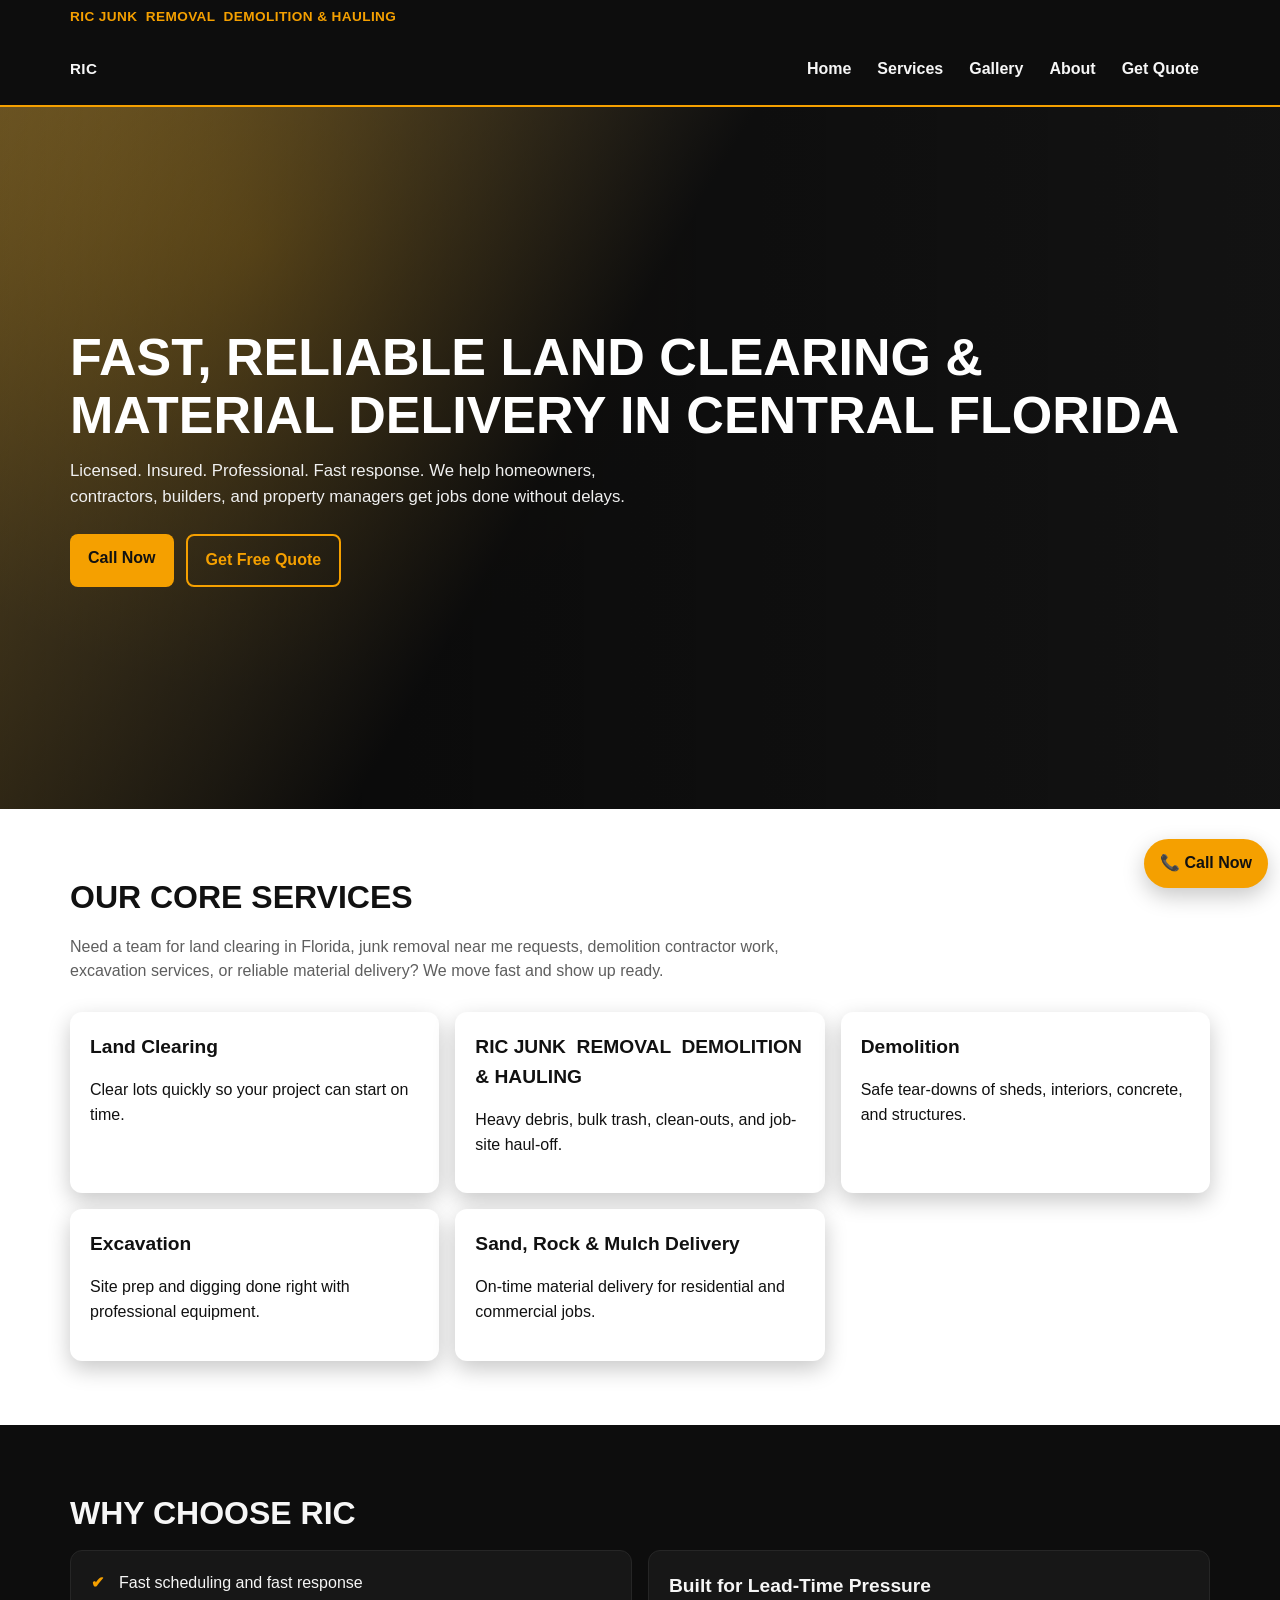
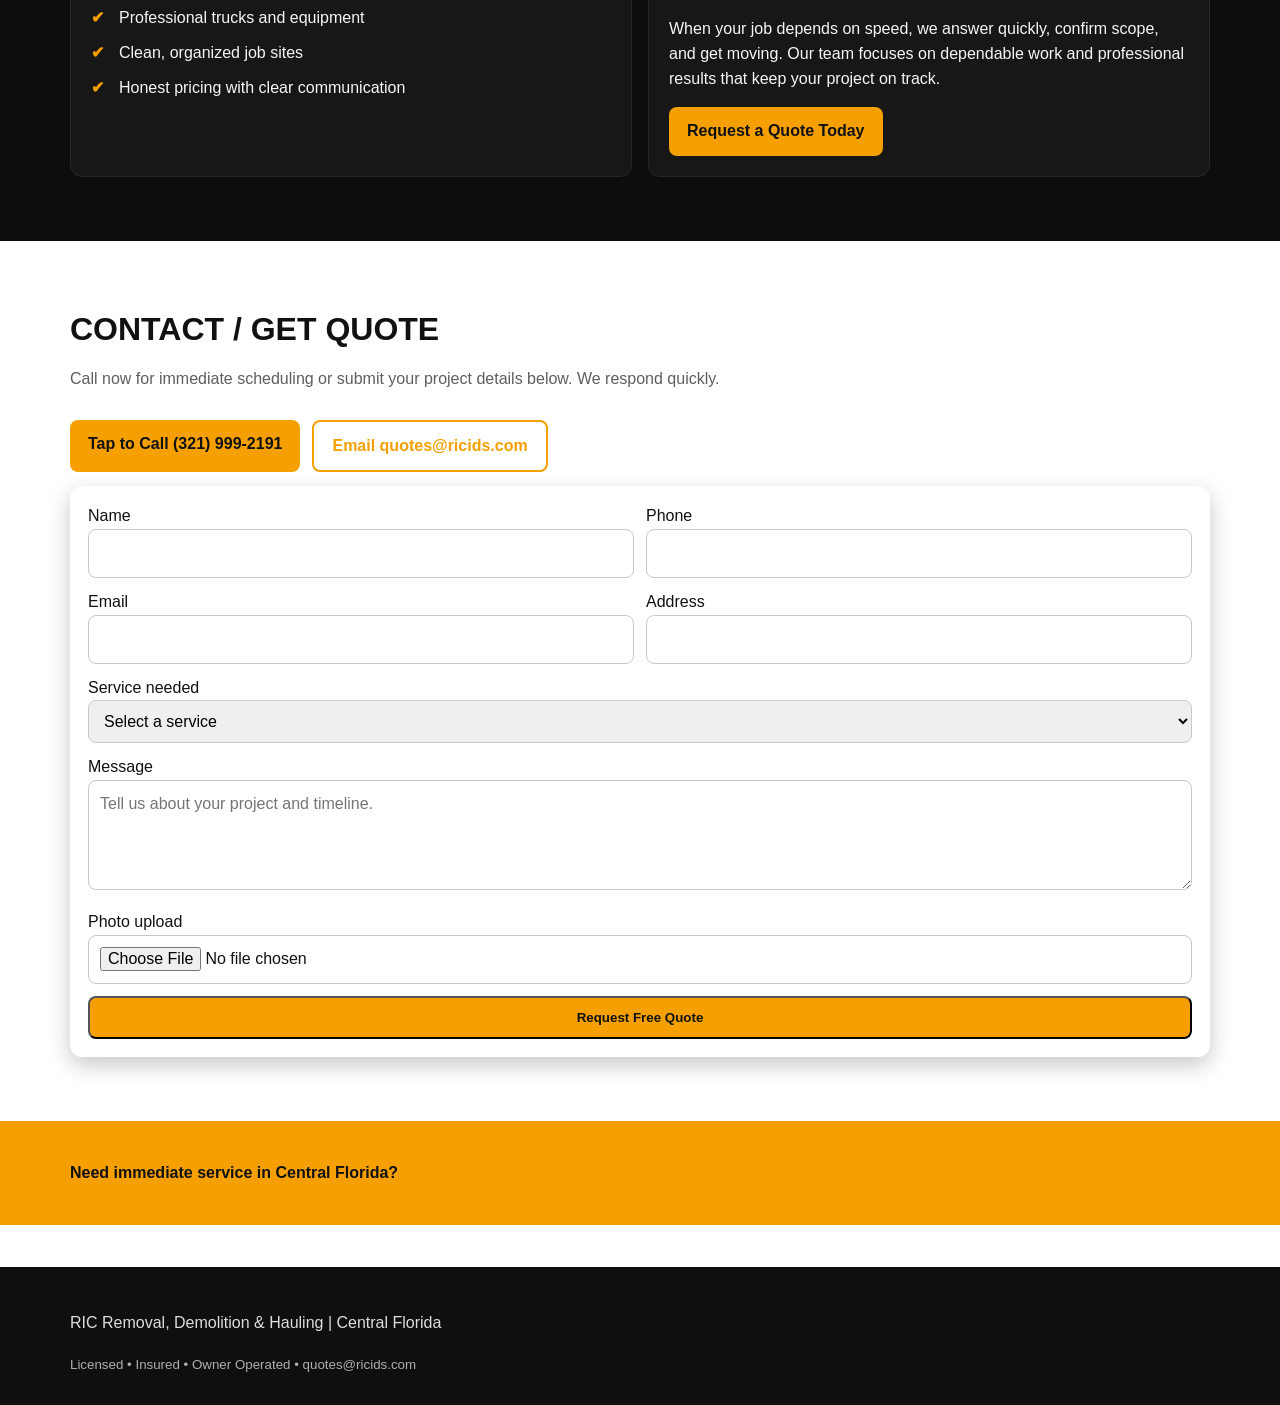
<file: index.html>
<!doctype html>
<html lang="en">
<head>
  <meta charset="UTF-8">
  <meta name="viewport" content="width=device-width, initial-scale=1.0">
  <title>Land Clearing Florida | RIC Removal, Demolition & Hauling</title>
  <meta name="description" content="RIC Removal, Demolition & Hauling offers fast land clearing, junk removal, demolition contractor services, excavation services, and material delivery across Central Florida.">
  <link rel="stylesheet" href="assets/css/styles.css">
</head>
<body>
<header class="topbar">
  <div class="container top-notice">RIC JUNK&nbsp;&nbsp;REMOVAL&nbsp;&nbsp;DEMOLITION &amp; HAULING</div>
  <div class="container nav">
    <a class="brand" href="index.html">RIC</a>
    <button class="menu-btn" data-menu-btn>Menu</button>
    <nav class="nav-links" data-nav-links>
      <a href="index.html">Home</a>
      <a href="services.html">Services</a>
      <a href="gallery.html">Gallery</a>
      <a href="about.html">About</a>
      <a href="#quote">Get Quote</a>
    </nav>
  </div>
</header>

<main>
  <section class="hero">
    <div class="container hero-content">
      <h1>Fast, Reliable Land Clearing & Material Delivery in Central Florida</h1>
      <p>Licensed. Insured. Professional. Fast response. We help homeowners, contractors, builders, and property managers get jobs done without delays.</p>
      <div class="hero-actions">
        <a class="btn btn-primary" href="tel:+13219992191">Call Now</a>
        <a class="btn btn-secondary" href="#quote">Get Free Quote</a>
      </div>
    </div>
  </section>

  <section class="section">
    <div class="container">
      <h2>Our Core Services</h2>
      <p class="section-intro">Need a team for land clearing in Florida, junk removal near me requests, demolition contractor work, excavation services, or reliable material delivery? We move fast and show up ready.</p>
      <div class="grid cols-3">
        <article class="card"><h3>Land Clearing</h3><p>Clear lots quickly so your project can start on time.</p></article>
        <article class="card"><h3>RIC JUNK&nbsp;&nbsp;REMOVAL&nbsp;&nbsp;DEMOLITION &amp; HAULING</h3><p>Heavy debris, bulk trash, clean-outs, and job-site haul-off.</p></article>
        <article class="card"><h3>Demolition</h3><p>Safe tear-downs of sheds, interiors, concrete, and structures.</p></article>
        <article class="card"><h3>Excavation</h3><p>Site prep and digging done right with professional equipment.</p></article>
        <article class="card"><h3>Sand, Rock & Mulch Delivery</h3><p>On-time material delivery for residential and commercial jobs.</p></article>
      </div>
    </div>
  </section>

  <section class="section dark">
    <div class="container">
      <h2>Why Choose RIC</h2>
      <div class="grid cols-2">
        <article class="card">
          <ul class="checklist">
            <li>Fast scheduling and fast response</li>
            <li>Professional trucks and equipment</li>
            <li>Clean, organized job sites</li>
            <li>Honest pricing with clear communication</li>
          </ul>
        </article>
        <article class="card">
          <h3>Built for Lead-Time Pressure</h3>
          <p>When your job depends on speed, we answer quickly, confirm scope, and get moving. Our team focuses on dependable work and professional results that keep your project on track.</p>
          <a class="btn btn-primary" href="#quote">Request a Quote Today</a>
        </article>
      </div>
    </div>
  </section>

  <section class="section" id="quote">
    <div class="container">
      <h2>Contact / Get Quote</h2>
      <p class="section-intro">Call now for immediate scheduling or submit your project details below. We respond quickly.</p>
      <div class="hero-actions" style="margin-bottom:14px;">
        <a class="btn btn-primary" href="tel:+13219992191">Tap to Call (321) 999-2191</a>
        <a class="btn btn-secondary" href="mailto:quotes@ricids.com">Email quotes@ricids.com</a>
      </div>
      <div class="form-wrap">
        <form class="form-grid" action="#" method="post" enctype="multipart/form-data">
          <div class="form-grid two">
            <label>Name<input type="text" name="name" required></label>
            <label>Phone<input type="tel" name="phone" required></label>
            <label>Email<input type="email" name="email" required></label>
            <label>Address<input type="text" name="address"></label>
          </div>
          <label>Service needed
            <select name="service" required>
              <option value="">Select a service</option>
              <option>Land Clearing</option>
              <option>RIC JUNK&nbsp;&nbsp;REMOVAL&nbsp;&nbsp;DEMOLITION &amp; HAULING</option>
              <option>Demolition</option>
              <option>Excavation</option>
              <option>Sand, Rock & Mulch Delivery</option>
            </select>
          </label>
          <label>Message<textarea name="message" placeholder="Tell us about your project and timeline."></textarea></label>
          <label>Photo upload<input type="file" name="photo" accept="image/*"></label>
          <button class="btn btn-primary" type="submit">Request Free Quote</button>
        </form>
      </div>
    </div>
  </section>

  <section class="cta-strip">
    <div class="container">
      <strong>Need immediate service in Central Florida?</strong>
      <a class="btn btn-secondary" href="tel:+13219992191">Call (321) 999-2191</a>
    </div>
  </section>
</main>

<footer class="footer">
  <div class="container">
    <p>RIC Removal, Demolition & Hauling | Central Florida</p>
    <small>Licensed • Insured • Owner Operated • <a href="mailto:quotes@ricids.com">quotes@ricids.com</a></small>
  </div>
</footer>

<a class="sticky-call" href="tel:+13219992191">📞 Call Now</a>
<script src="assets/js/main.js"></script>
</body>
</html>
</file>
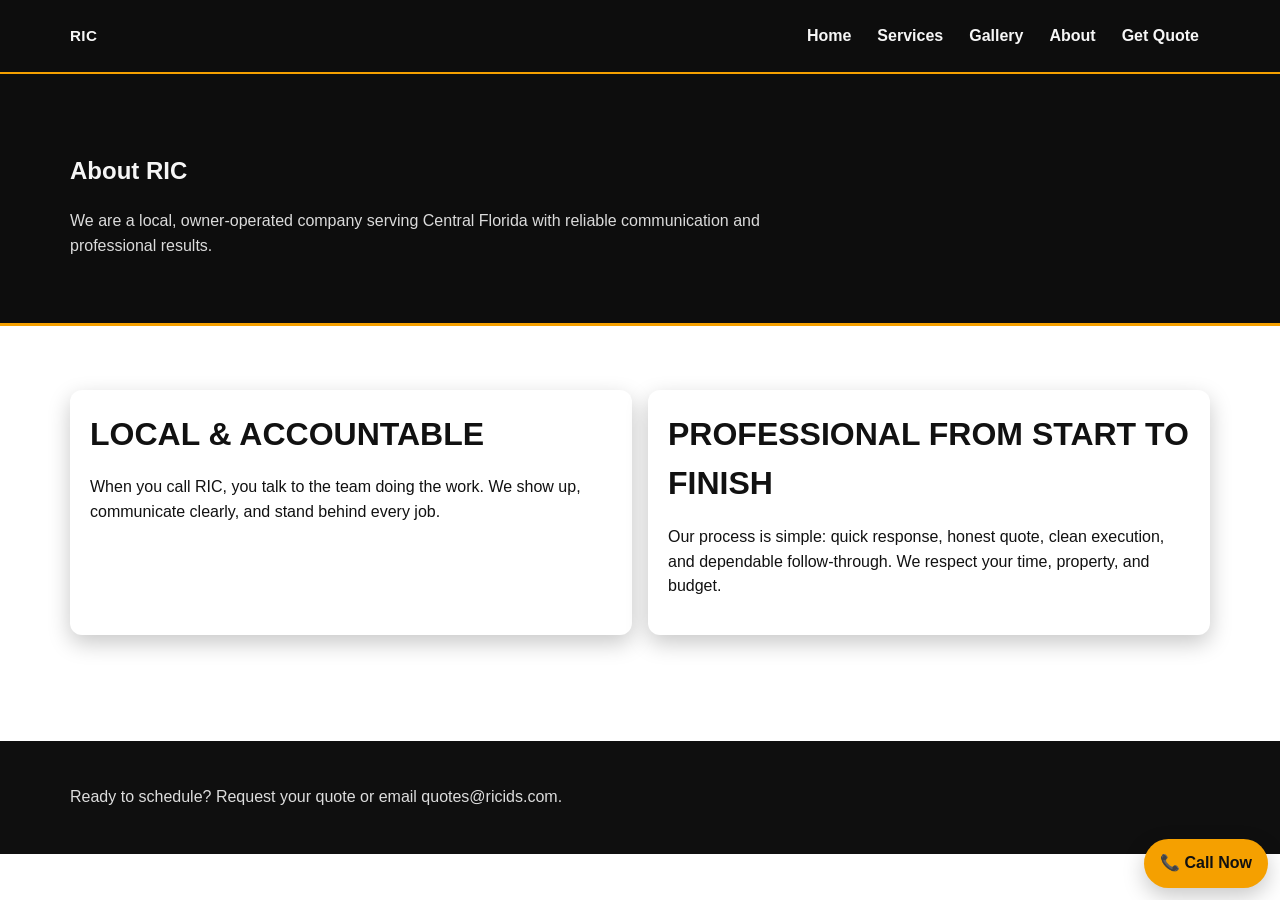
<file: about.html>
<!doctype html>
<html lang="en">
<head>
  <meta charset="UTF-8">
  <meta name="viewport" content="width=device-width, initial-scale=1.0">
  <title>About | RIC Removal, Demolition & Hauling</title>
  <meta name="description" content="Owner-operated Central Florida company focused on dependable land clearing, demolition contractor service, excavation services, junk removal, and material delivery.">
  <link rel="stylesheet" href="assets/css/styles.css">
</head>
<body>
<header class="topbar"><div class="container nav"><a class="brand" href="index.html">RIC</a><button class="menu-btn" data-menu-btn>Menu</button><nav class="nav-links" data-nav-links><a href="index.html">Home</a><a href="services.html">Services</a><a href="gallery.html">Gallery</a><a href="about.html">About</a><a href="index.html#quote">Get Quote</a></nav></div></header>
<main>
  <section class="page-hero"><div class="container"><h1>About RIC</h1><p>We are a local, owner-operated company serving Central Florida with reliable communication and professional results.</p></div></section>
  <section class="section"><div class="container grid cols-2">
    <article class="card"><h2>Local & Accountable</h2><p>When you call RIC, you talk to the team doing the work. We show up, communicate clearly, and stand behind every job.</p></article>
    <article class="card"><h2>Professional From Start to Finish</h2><p>Our process is simple: quick response, honest quote, clean execution, and dependable follow-through. We respect your time, property, and budget.</p></article>
  </div></section>
</main>
<footer class="footer"><div class="container"><p>Ready to schedule? <a href="index.html#quote">Request your quote</a> or email <a href="mailto:quotes@ricids.com">quotes@ricids.com</a>.</p></div></footer>
<a class="sticky-call" href="tel:+13219992191">📞 Call Now</a>
<script src="assets/js/main.js"></script>
</body>
</html>
</file>
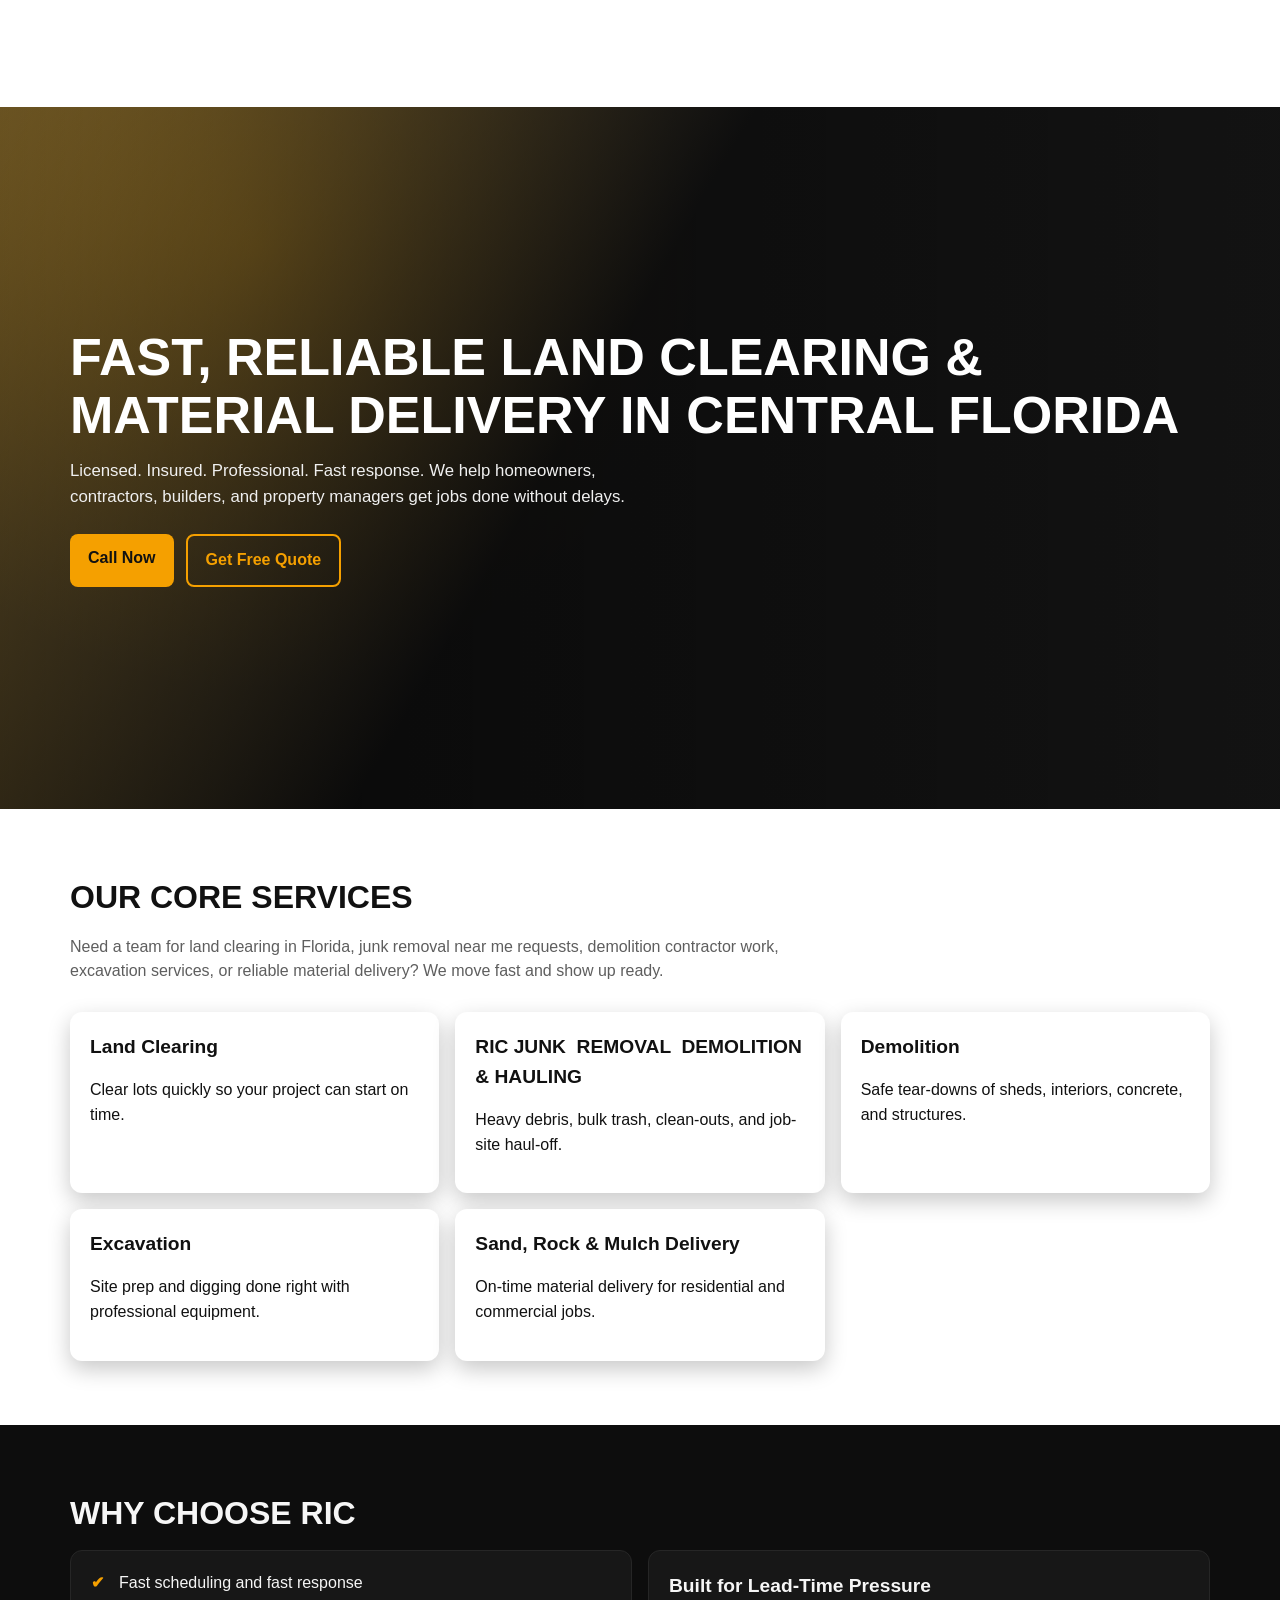
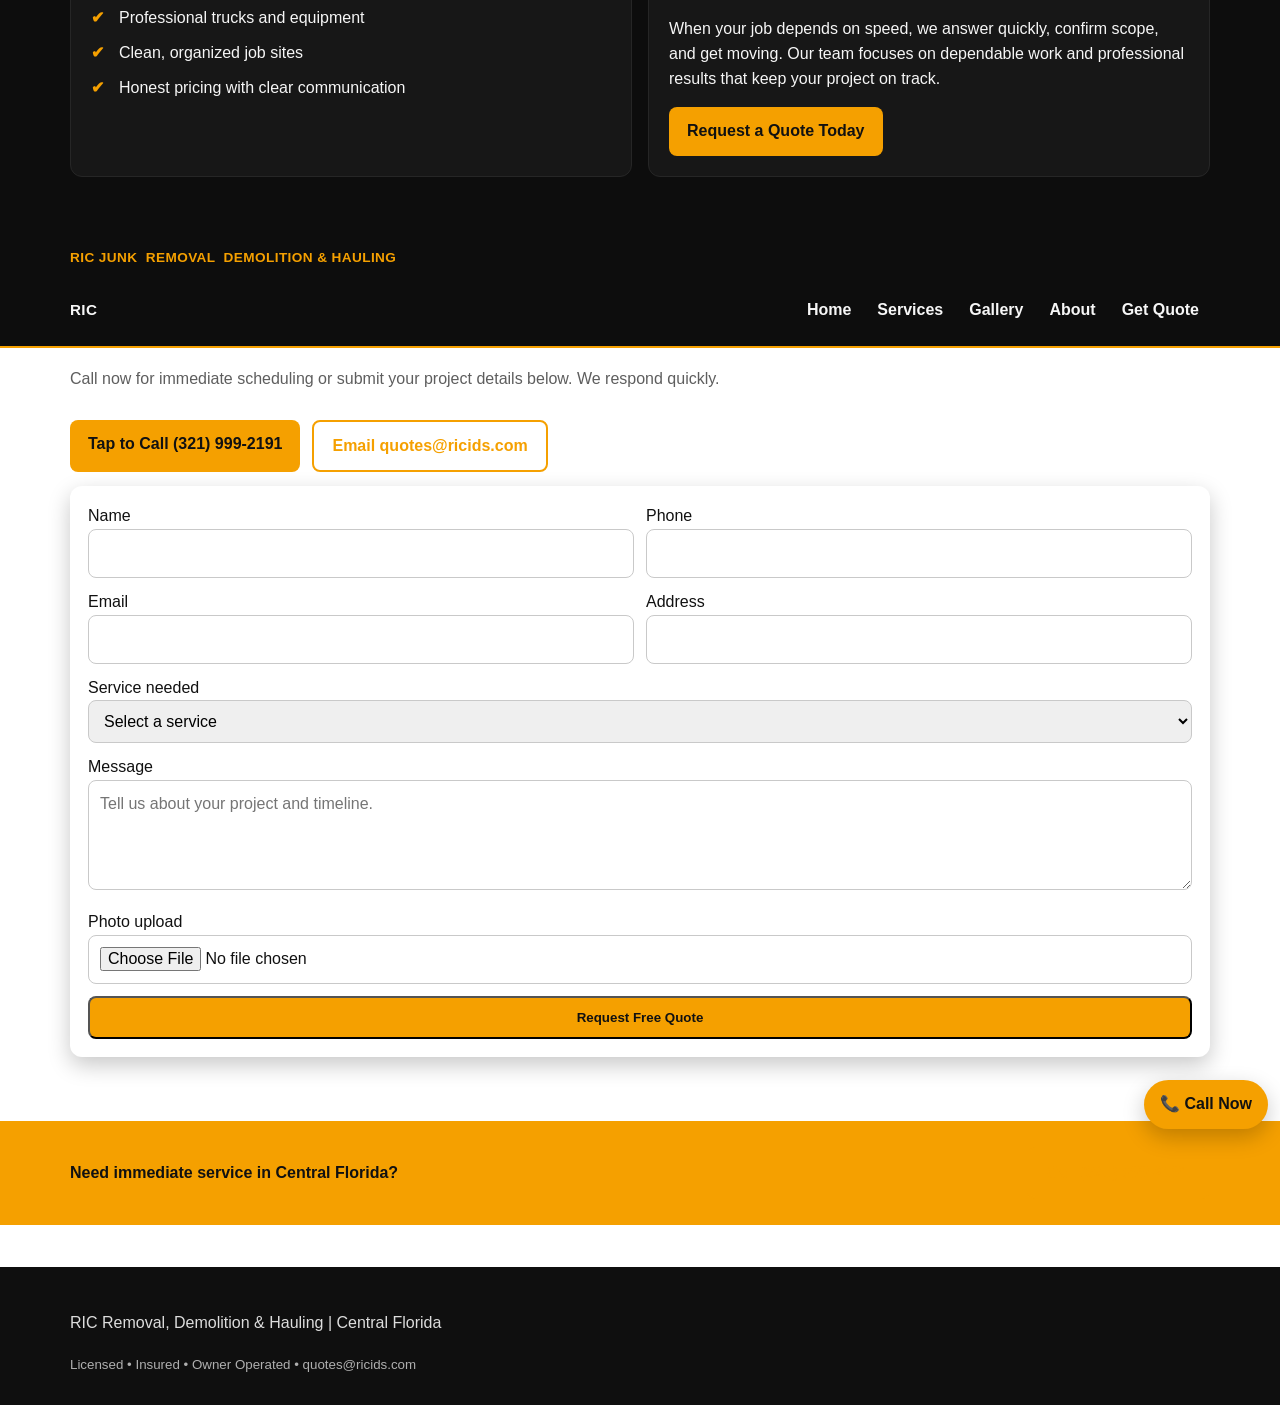
<file: contact.html>
<!doctype html>
<html lang="en">
<head>
  <meta charset="UTF-8">
  <meta http-equiv="refresh" content="0; url=index.html#quote">
  <meta name="viewport" content="width=device-width, initial-scale=1.0">
  <title>Get Quote | RIC Removal, Demolition & Hauling</title>
  <link rel="canonical" href="index.html#quote">
</head>
<body>
  <p>Contact and quote requests are now on the home page. <a href="index.html#quote">Go to Get Quote section</a>.</p>
</body>
</html>
</file>
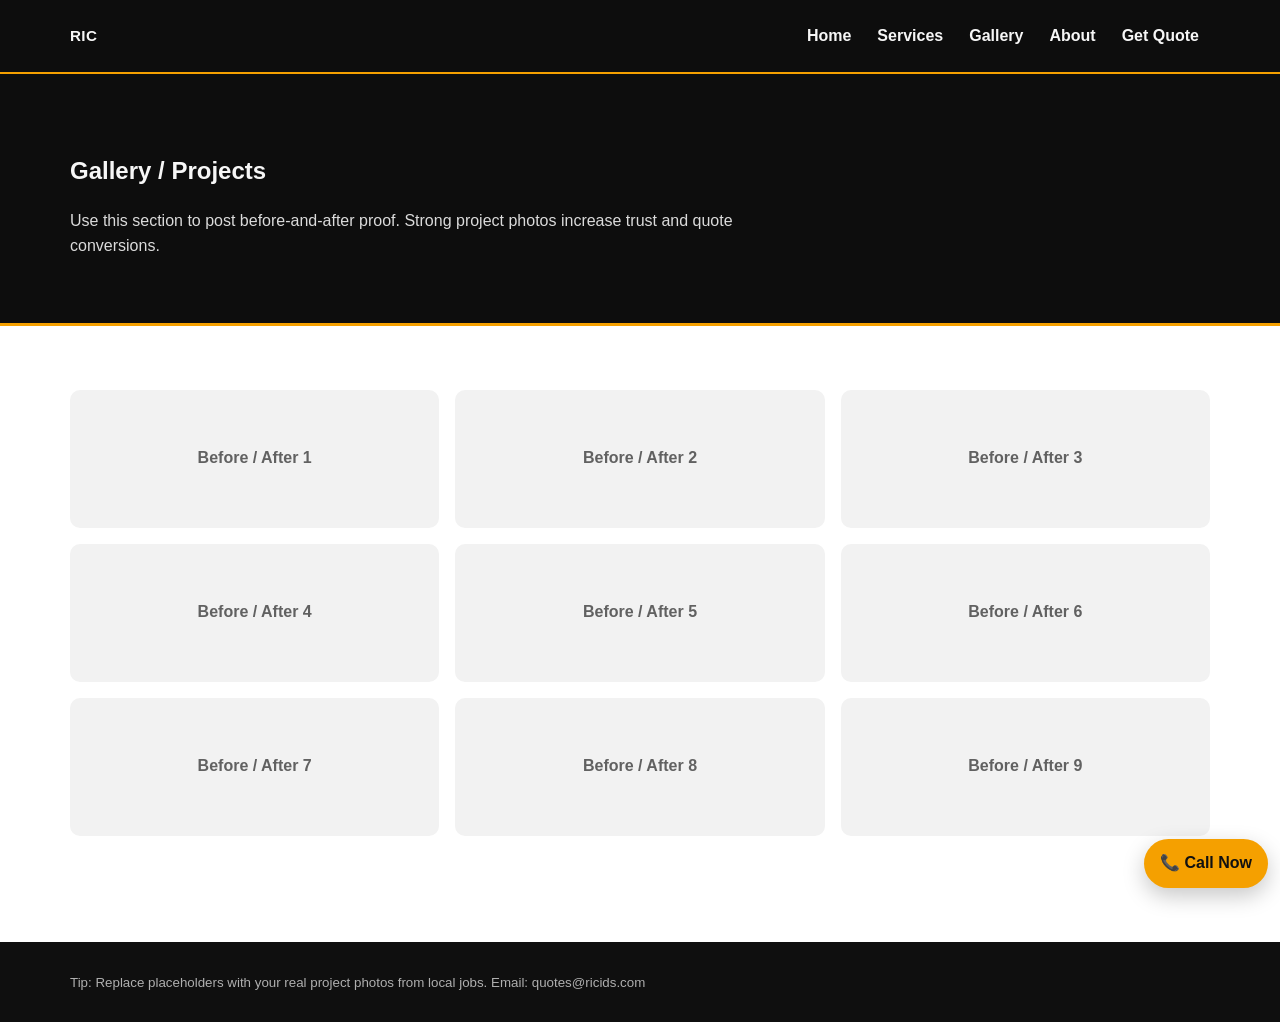
<file: gallery.html>
<!doctype html>
<html lang="en">
<head>
  <meta charset="UTF-8">
  <meta name="viewport" content="width=device-width, initial-scale=1.0">
  <title>Gallery & Projects | RIC Removal, Demolition & Hauling</title>
  <meta name="description" content="Project gallery showing before/after work for land clearing Florida projects, demolition contractor jobs, junk removal, excavation services, and material delivery.">
  <link rel="stylesheet" href="assets/css/styles.css">
</head>
<body>
<header class="topbar"><div class="container nav"><a class="brand" href="index.html">RIC</a><button class="menu-btn" data-menu-btn>Menu</button><nav class="nav-links" data-nav-links><a href="index.html">Home</a><a href="services.html">Services</a><a href="gallery.html">Gallery</a><a href="about.html">About</a><a href="index.html#quote">Get Quote</a></nav></div></header>
<main>
  <section class="page-hero"><div class="container"><h1>Gallery / Projects</h1><p>Use this section to post before-and-after proof. Strong project photos increase trust and quote conversions.</p></div></section>
  <section class="section"><div class="container">
    <div class="gallery-grid">
      <div class="gallery-item">Before / After 1</div>
      <div class="gallery-item">Before / After 2</div>
      <div class="gallery-item">Before / After 3</div>
      <div class="gallery-item">Before / After 4</div>
      <div class="gallery-item">Before / After 5</div>
      <div class="gallery-item">Before / After 6</div>
      <div class="gallery-item">Before / After 7</div>
      <div class="gallery-item">Before / After 8</div>
      <div class="gallery-item">Before / After 9</div>
    </div>
  </div></section>
</main>
<footer class="footer"><div class="container"><small>Tip: Replace placeholders with your real project photos from local jobs. Email: <a href="mailto:quotes@ricids.com">quotes@ricids.com</a></small></div></footer>
<a class="sticky-call" href="tel:+13219992191">📞 Call Now</a>
<script src="assets/js/main.js"></script>
</body>
</html>
</file>
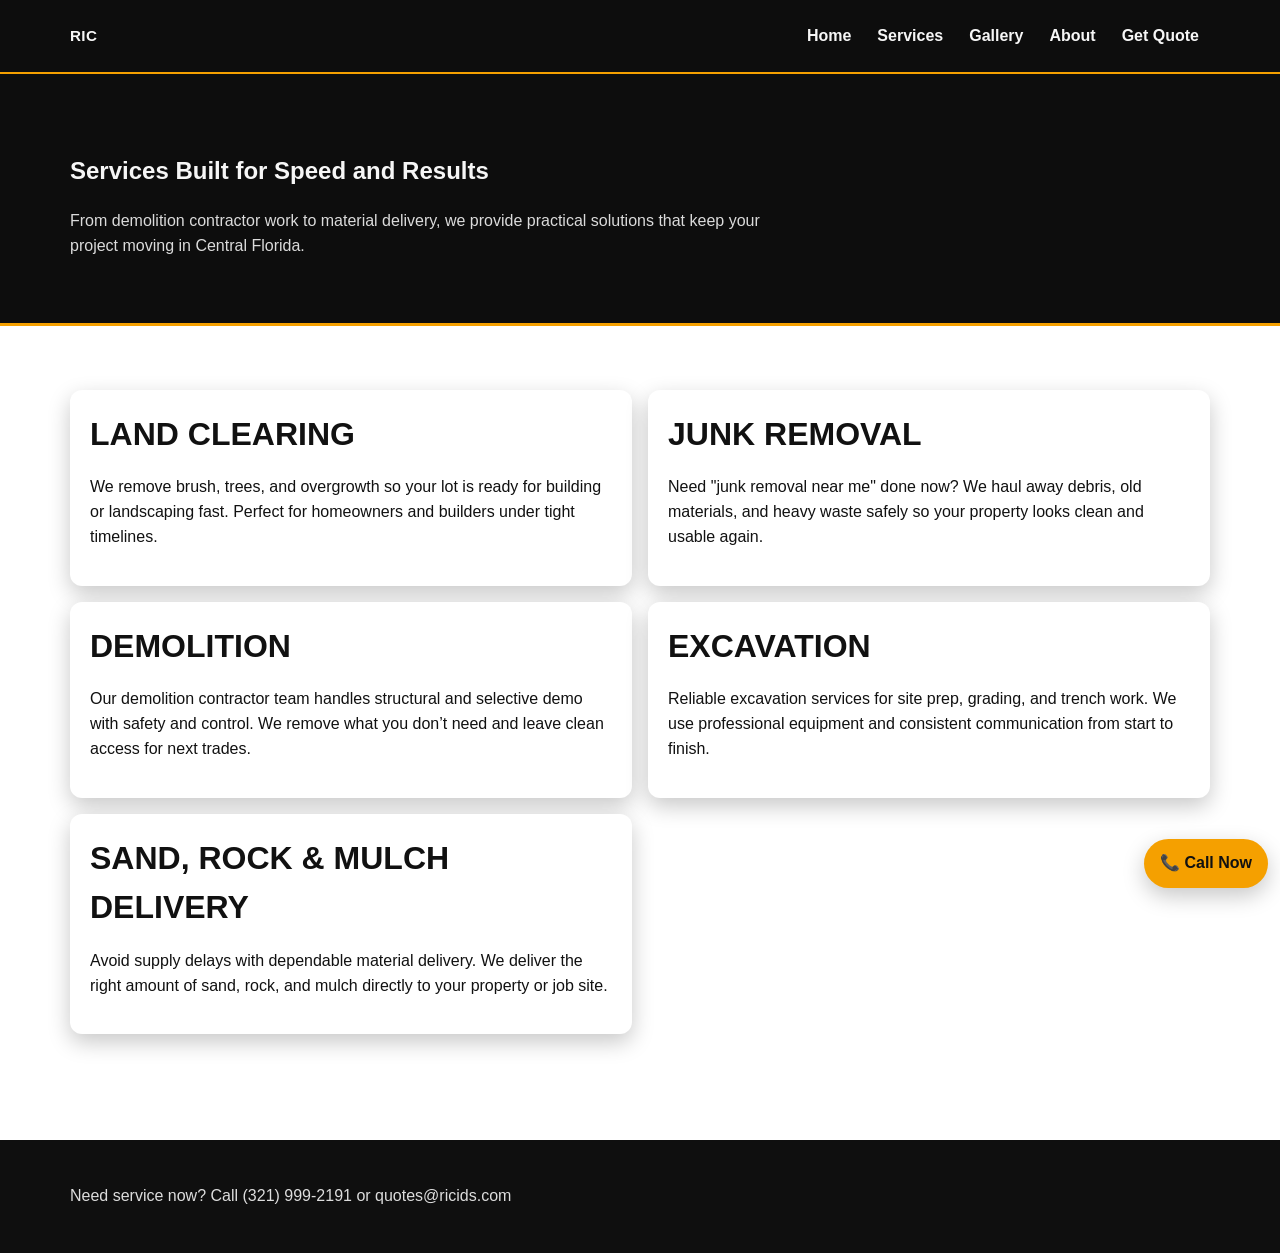
<file: services.html>
<!doctype html>
<html lang="en">
<head>
  <meta charset="UTF-8">
  <meta name="viewport" content="width=device-width, initial-scale=1.0">
  <title>Services | Land Clearing, Excavation & Material Delivery</title>
  <meta name="description" content="Explore RIC services: land clearing Florida, junk removal near me coverage, demolition contractor support, excavation services, and sand, rock, mulch material delivery.">
  <link rel="stylesheet" href="assets/css/styles.css">
</head>
<body>
<header class="topbar"><div class="container nav"><a class="brand" href="index.html">RIC</a><button class="menu-btn" data-menu-btn>Menu</button><nav class="nav-links" data-nav-links><a href="index.html">Home</a><a href="services.html">Services</a><a href="gallery.html">Gallery</a><a href="about.html">About</a><a href="index.html#quote">Get Quote</a></nav></div></header>
<main>
  <section class="page-hero"><div class="container"><h1>Services Built for Speed and Results</h1><p>From demolition contractor work to material delivery, we provide practical solutions that keep your project moving in Central Florida.</p></div></section>
  <section class="section"><div class="container grid cols-2">
    <article class="card"><h2>Land Clearing</h2><p>We remove brush, trees, and overgrowth so your lot is ready for building or landscaping fast. Perfect for homeowners and builders under tight timelines.</p></article>
    <article class="card"><h2>Junk Removal</h2><p>Need "junk removal near me" done now? We haul away debris, old materials, and heavy waste safely so your property looks clean and usable again.</p></article>
    <article class="card"><h2>Demolition</h2><p>Our demolition contractor team handles structural and selective demo with safety and control. We remove what you don’t need and leave clean access for next trades.</p></article>
    <article class="card"><h2>Excavation</h2><p>Reliable excavation services for site prep, grading, and trench work. We use professional equipment and consistent communication from start to finish.</p></article>
    <article class="card"><h2>Sand, Rock & Mulch Delivery</h2><p>Avoid supply delays with dependable material delivery. We deliver the right amount of sand, rock, and mulch directly to your property or job site.</p></article>
  </div></section>
</main>
<footer class="footer"><div class="container"><p>Need service now? <a href="tel:+13219992191">Call (321) 999-2191</a> or <a href="mailto:quotes@ricids.com">quotes@ricids.com</a></p></div></footer>
<a class="sticky-call" href="tel:+13219992191">📞 Call Now</a>
<script src="assets/js/main.js"></script>
</body>
</html>
</file>
<file: assets/css/styles.css>
:root {
  --bg: #0d0d0d;
  --bg-soft: #171717;
  --text: #f6f6f6;
  --muted: #c7c7c7;
  --accent: #f5a000;
  --accent-dark: #d98500;
  --white: #ffffff;
  --max-width: 1140px;
  --radius: 12px;
  --shadow: 0 8px 22px rgba(0, 0, 0, 0.22);
}

* {
  box-sizing: border-box;
}

html,
body {
  margin: 0;
  padding: 0;
  font-family: "Inter", "Segoe UI", Roboto, Arial, sans-serif;
  background: var(--white);
  color: #111;
  line-height: 1.55;
}

a {
  color: inherit;
  text-decoration: none;
}

img {
  max-width: 100%;
  display: block;
}

.container {
  width: min(var(--max-width), 92%);
  margin: 0 auto;
}

.top-notice {
  padding: 6px 0;
  font-weight: 700;
  color: var(--accent);
  text-transform: uppercase;
  letter-spacing: 0.4px;
  font-size: 0.85rem;
}

.topbar {
  background: var(--bg);
  color: var(--text);
  position: sticky;
  top: 0;
  z-index: 20;
  border-bottom: 2px solid var(--accent);
}

.nav {
  display: flex;
  justify-content: space-between;
  align-items: center;
  min-height: 72px;
}

.brand {
  font-weight: 800;
  letter-spacing: 0.4px;
  text-transform: uppercase;
  font-size: 0.95rem;
}

.brand span {
  color: var(--accent);
}

.nav-links {
  position: absolute;
  top: 72px;
  left: 0;
  width: 100%;
  background: var(--bg);
  display: none;
  flex-direction: column;
  padding: 8px 0 14px;
}

.nav-links.show {
  display: flex;
}

.nav-links a {
  padding: 12px 4%;
  color: var(--text);
  font-weight: 600;
  border-top: 1px solid #2f2f2f;
}

.nav-cta {
  display: flex;
  align-items: center;
  gap: 8px;
}

.menu-btn {
  border: 1px solid #464646;
  background: transparent;
  color: var(--text);
  padding: 8px 10px;
  border-radius: 7px;
  cursor: pointer;
}

.btn {
  display: inline-block;
  border-radius: 8px;
  padding: 12px 18px;
  font-weight: 700;
  text-align: center;
  transition: 0.2s ease;
}

.btn-primary {
  background: var(--accent);
  color: #111;
}

.btn-primary:hover {
  background: var(--accent-dark);
}

.btn-secondary {
  border: 2px solid var(--accent);
  color: var(--accent);
}

.btn-secondary:hover {
  background: var(--accent);
  color: #111;
}

.hero {
  position: relative;
  color: var(--white);
  background:
    linear-gradient(120deg, rgba(255, 174, 0, 0.22), rgba(0, 0, 0, 0.84) 45%),
    radial-gradient(circle at 20% 20%, rgba(255, 174, 0, 0.24) 0, rgba(255, 174, 0, 0) 38%),
    linear-gradient(90deg, rgba(0, 0, 0, 0.82), rgba(0, 0, 0, 0.55));
  min-height: 78vh;
  display: flex;
  align-items: center;
}

.hero-content {
  padding: 64px 0;
}

.hero h1 {
  font-size: clamp(2rem, 6.5vw, 3.25rem);
  line-height: 1.1;
  margin: 0 0 14px;
  text-transform: uppercase;
}

.hero p {
  max-width: 560px;
  color: #f0f0f0;
  font-size: 1.05rem;
  margin: 0 0 24px;
}

.hero-actions {
  display: flex;
  flex-wrap: wrap;
  gap: 12px;
}

.section {
  padding: 64px 0;
}

.section.dark {
  background: var(--bg);
  color: var(--text);
}

.section h2 {
  margin: 0 0 12px;
  text-transform: uppercase;
  font-size: clamp(1.55rem, 4.5vw, 2rem);
}

.section-intro {
  margin: 0 0 28px;
  max-width: 760px;
  color: #5e5e5e;
}

.dark .section-intro {
  color: #d5d5d5;
}

.grid {
  display: grid;
  gap: 16px;
}

.card {
  padding: 20px;
  border-radius: var(--radius);
  background: #fff;
  box-shadow: var(--shadow);
}

.dark .card {
  background: var(--bg-soft);
  box-shadow: none;
  border: 1px solid #262626;
}

.card h3 {
  margin-top: 0;
  margin-bottom: 8px;
  font-size: 1.2rem;
  color: inherit;
}

.checklist {
  list-style: none;
  margin: 0;
  padding: 0;
}

.checklist li {
  padding-left: 28px;
  position: relative;
  margin-bottom: 10px;
}

.checklist li::before {
  content: "✔";
  position: absolute;
  left: 0;
  color: var(--accent);
  font-weight: 700;
}

.cta-strip {
  background: var(--accent);
  color: #111;
  padding: 26px 0;
}

.cta-strip .container {
  display: flex;
  flex-direction: column;
  gap: 12px;
  align-items: flex-start;
}

.page-hero {
  background: var(--bg);
  color: var(--text);
  padding: 58px 0 48px;
  border-bottom: 3px solid var(--accent);
}

.page-hero p {
  max-width: 720px;
  color: #dbdbdb;
}

.gallery-grid {
  display: grid;
  grid-template-columns: repeat(2, 1fr);
  gap: 12px;
}

.gallery-item {
  border-radius: 10px;
  overflow: hidden;
  background: #f2f2f2;
  min-height: 138px;
  display: flex;
  align-items: center;
  justify-content: center;
  color: #616161;
  font-weight: 700;
}

.form-wrap {
  background: #fff;
  box-shadow: var(--shadow);
  border-radius: var(--radius);
  padding: 18px;
}

.form-grid {
  display: grid;
  gap: 12px;
}

input,
select,
textarea {
  width: 100%;
  border: 1px solid #c9c9c9;
  border-radius: 8px;
  padding: 11px;
  font: inherit;
}

textarea {
  min-height: 110px;
  resize: vertical;
}

.footer {
  background: #0f0f0f;
  color: #ddd;
  padding: 28px 0;
  margin-top: 42px;
}

.footer small {
  color: #afafaf;
}

.sticky-call {
  position: fixed;
  right: 12px;
  bottom: 12px;
  z-index: 40;
  border-radius: 999px;
  padding: 12px 16px;
  background: var(--accent);
  color: #111;
  font-weight: 800;
  box-shadow: var(--shadow);
}

@media (min-width: 800px) {
  .menu-btn {
    display: none;
  }

  .nav-links {
    position: static;
    display: flex;
    flex-direction: row;
    width: auto;
    background: transparent;
    padding: 0;
    gap: 4px;
  }

  .nav-links a {
    border: 0;
    padding: 8px 11px;
  }

  .grid.cols-2 {
    grid-template-columns: repeat(2, 1fr);
  }

  .grid.cols-3 {
    grid-template-columns: repeat(3, 1fr);
  }

  .gallery-grid {
    grid-template-columns: repeat(3, 1fr);
    gap: 16px;
  }

  .form-grid.two {
    grid-template-columns: repeat(2, 1fr);
  }

  .cta-strip .container {
    flex-direction: row;
    justify-content: space-between;
    align-items: center;
  }
}
</file>
